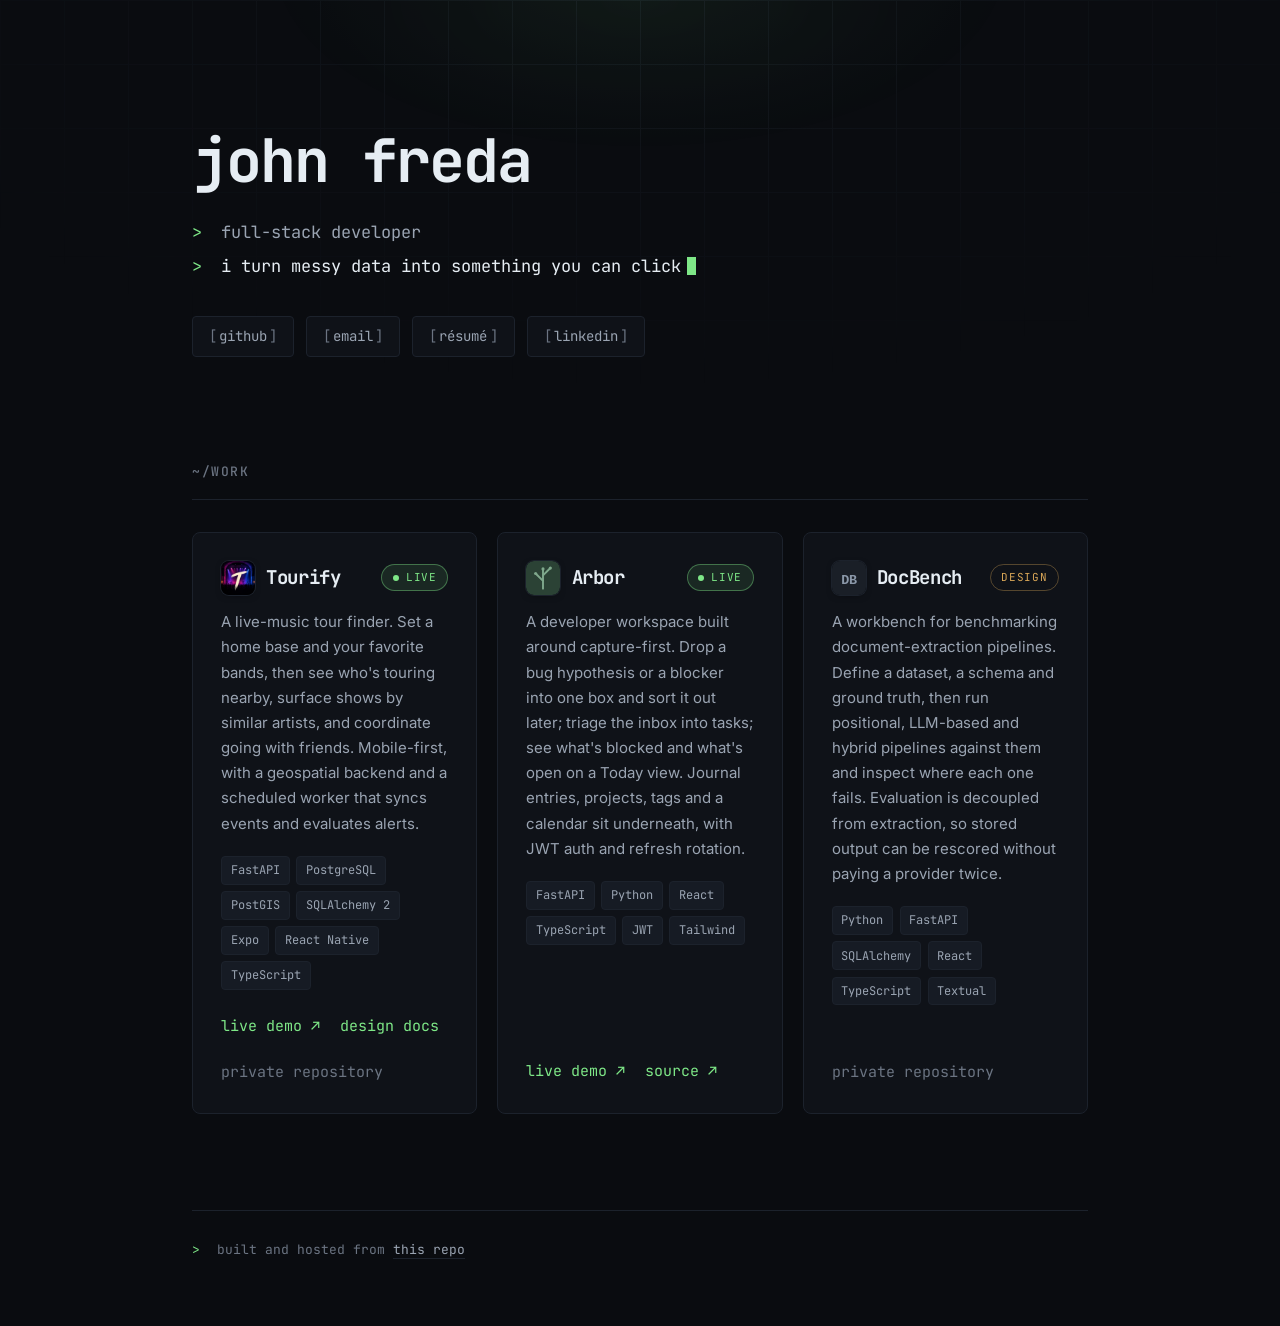
<file: index.html>
<!DOCTYPE html>
<html lang="en">
<head>
<meta charset="UTF-8">
<meta name="viewport" content="width=device-width, initial-scale=1">
<title>John Freda — Full-stack developer</title>
<meta name="description" content="Full-stack developer. I turn messy data into something you can click. FastAPI, React, TypeScript, Postgres.">
<meta name="color-scheme" content="dark">
<meta name="theme-color" content="#0a0c10">

<meta property="og:type" content="website">
<meta property="og:title" content="John Freda — Full-stack developer">
<meta property="og:description" content="I turn messy data into something you can click.">
<meta property="og:url" content="https://johnnyfreda.github.io/">

<link rel="preconnect" href="https://fonts.googleapis.com">
<link rel="preconnect" href="https://fonts.gstatic.com" crossorigin>
<link rel="stylesheet" href="https://fonts.googleapis.com/css2?family=JetBrains+Mono:wght@400;500;700&family=Inter:wght@400;500;600&display=swap">
<link rel="stylesheet" href="style.css">
</head>
<body>
<a class="skip" href="#work">Skip to work</a>

<div class="grid-bg" aria-hidden="true"></div>

<div class="wrap">

  <header class="hero">
    <h1 class="name">john freda</h1>
    <p class="role"><span class="prompt">&gt;</span> full-stack developer</p>
    <p class="tagline">
      <span class="prompt">&gt;</span> i turn messy data into something you can
      click<span class="cursor" aria-hidden="true"></span>
    </p>

    <nav class="links" aria-label="Contact">
      <a href="https://github.com/JohnnyFreda" target="_blank" rel="noopener noreferrer" aria-label="github (opens in a new tab)">github</a>
      <a href="mailto:john&#46;m&#46;freda&#64;gmail&#46;com">email</a>
      <a href="resume/">résumé</a>
      <a href="https://www.linkedin.com/in/john-freda" target="_blank" rel="noopener noreferrer" aria-label="linkedin (opens in a new tab)">linkedin</a>
    </nav>
  </header>

  <main id="work">
    <h2 class="section-label">~/work</h2>

    <ul class="projects">

      <li class="card">
        <div class="card-head">
          <div class="card-id">
            <img class="card-icon" src="img/tourify-icon.png" width="34" height="34"
                 alt="" loading="lazy" decoding="async">
            <h3>Tourify</h3>
          </div>
          <span class="badge badge-live"><span class="dot" aria-hidden="true"></span>live</span>
        </div>
        <p>A live-music tour finder. Set a home base and your favorite bands, then see
        who's touring nearby, surface shows by similar artists, and coordinate going
        with friends. Mobile-first, with a geospatial backend and a scheduled worker
        that syncs events and evaluates alerts.</p>
        <ul class="tags">
          <li>FastAPI</li><li>PostgreSQL</li><li>PostGIS</li>
          <li>SQLAlchemy&nbsp;2</li><li>Expo</li><li>React&nbsp;Native</li><li>TypeScript</li>
        </ul>
        <p class="card-foot">
          <a href="https://tourify-demo.vercel.app" target="_blank" rel="noopener noreferrer">live demo <span aria-hidden="true">&#8599;</span></a>
          <a href="tourify/">design docs</a>
          <span class="muted">private repository</span>
        </p>
      </li>

      <li class="card">
        <div class="card-head">
          <div class="card-id">
            <svg class="card-icon" width="34" height="34" viewBox="0 0 24 24"
                 role="img" aria-hidden="true" focusable="false">
              <rect width="24" height="24" rx="5.5" fill="#2b4235"/>
              <g fill="none" stroke="#7fa88c" stroke-width="1.6"
                 stroke-linecap="round" stroke-linejoin="round"
                 transform="translate(1.8 1.67) scale(0.85)">
                <path d="M12 21V5.5"/>
                <path d="M12 14.5 L6.5 9"/>
                <path d="M12 10 L17.5 4.5"/>
                <circle cx="12" cy="4.6" r="1.3" fill="#7fa88c" stroke="none"/>
                <circle cx="5.9" cy="8.4" r="1.3" fill="#7fa88c" stroke="none"/>
                <circle cx="18.1" cy="3.9" r="1.3" fill="#7fa88c" stroke="none"/>
              </g>
            </svg>
            <h3>Arbor</h3>
          </div>
          <span class="badge badge-live"><span class="dot" aria-hidden="true"></span>live</span>
        </div>
        <p>A developer workspace built around capture-first. Drop a bug hypothesis or a
        blocker into one box and sort it out later; triage the inbox into tasks; see what's
        blocked and what's open on a Today view. Journal entries, projects, tags and a
        calendar sit underneath, with JWT auth and refresh rotation.</p>
        <ul class="tags">
          <li>FastAPI</li><li>Python</li><li>React</li>
          <li>TypeScript</li><li>JWT</li><li>Tailwind</li>
        </ul>
        <p class="card-foot">
          <a href="https://arbor-workspace.vercel.app" target="_blank" rel="noopener noreferrer">live demo <span aria-hidden="true">&#8599;</span></a>
          <a href="https://github.com/JohnnyFreda/Arbor" target="_blank" rel="noopener noreferrer">source <span aria-hidden="true">&#8599;</span></a>
        </p>
      </li>

      <li class="card">
        <div class="card-head">
          <div class="card-id">
            <svg class="card-icon" width="34" height="34" viewBox="0 0 24 24"
                 role="img" aria-hidden="true" focusable="false">
              <rect width="24" height="24" rx="5.5" fill="#1a1f27"/>
              <text x="12" y="16.4" text-anchor="middle" fill="#8b98a9"
                    font-family="ui-monospace, monospace" font-size="9.5"
                    font-weight="700" letter-spacing="-0.3">DB</text>
            </svg>
            <h3>DocBench</h3>
          </div>
          <span class="badge badge-wip">design</span>
        </div>
        <p>A workbench for benchmarking document-extraction pipelines. Define a dataset,
        a schema and ground truth, then run positional, LLM-based and hybrid pipelines
        against them and inspect where each one fails. Evaluation is decoupled from
        extraction, so stored output can be rescored without paying a provider twice.</p>
        <ul class="tags">
          <li>Python</li><li>FastAPI</li><li>SQLAlchemy</li>
          <li>React</li><li>TypeScript</li><li>Textual</li>
        </ul>
        <p class="card-foot"><span class="muted">private repository</span></p>
      </li>

    </ul>
  </main>

  <footer>
    <p><span class="prompt">&gt;</span> built and hosted from
    <a href="https://github.com/JohnnyFreda/JohnnyFreda.github.io" target="_blank" rel="noopener noreferrer">this repo</a></p>
  </footer>

</div>
</body>
</html>
</file>
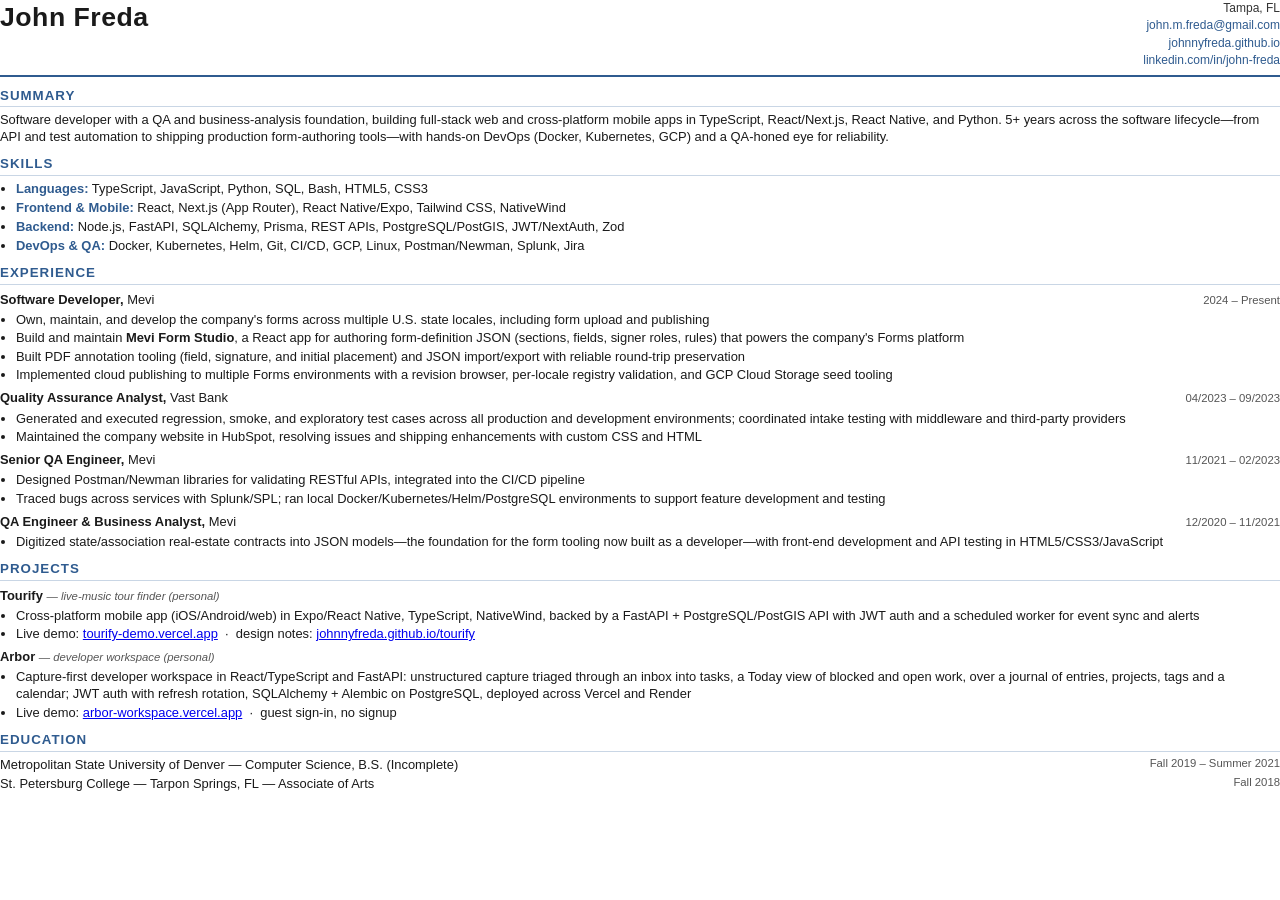
<file: resume/print.html>
<!-- Public copy of the resume. The phone number is deliberately absent: this
     is served on a public site. The version sent directly to people lives
     outside this repo and keeps it.

     PDF is regenerated from this file with:
       chromium --headless --disable-gpu --no-pdf-header-footer \
         --print-to-pdf=John_Freda_Resume.pdf resume/print.html
-->
<!DOCTYPE html>
<html lang="en">
<head>
<meta charset="utf-8">
<title>John Freda — Resume</title>
<style>
  @page { size: letter; margin: 0.45in 0.55in; }
  * { box-sizing: border-box; }
  body { font-family: "Helvetica Neue", Arial, sans-serif; color: #1a1a1a;
    font-size: 9.7pt; line-height: 1.32; margin: 0; }
  header { display: flex; justify-content: space-between; align-items: flex-start;
    border-bottom: 2px solid #2f5b8f; padding-bottom: 5px; margin-bottom: 8px; }
  header .name { font-size: 20pt; font-weight: 700; letter-spacing: 0.5px; }
  header .contact { text-align: right; font-size: 9pt; color: #333; line-height: 1.45; }
  header .contact a { color: #2f5b8f; text-decoration: none; }
  h2 { color: #2f5b8f; font-size: 10pt; text-transform: uppercase; letter-spacing: 1px;
    border-bottom: 1px solid #c9d6e5; padding-bottom: 2px; margin: 10px 0 4px; }
  .role { display: flex; justify-content: space-between; align-items: baseline; margin-top: 6px; }
  .role .title { font-weight: 700; }
  .role .title .co { font-weight: 400; }
  .role .dates { font-size: 8.5pt; color: #555; white-space: nowrap; }
  ul { margin: 3px 0; padding-left: 16px; }
  li { margin: 1.5px 0; }
  p { margin: 3px 0; }
  .skills li { margin: 2px 0; }
  .skills b { color: #2f5b8f; }
  .proj-sub { font-size: 8.5pt; color: #555; font-style: italic; font-weight: 400; }
  .edu-line { display: flex; justify-content: space-between; margin-top: 2px; }
  .edu-line .dates { font-size: 8.5pt; color: #555; white-space: nowrap; padding-left: 12px; }
</style>
</head>
<body>

<header>
  <div class="name">John Freda</div>
  <div class="contact">
    Tampa, FL<br>
    <a href="mailto:john.m.freda@gmail.com">john.m.freda@gmail.com</a><br>
    <a href="https://johnnyfreda.github.io">johnnyfreda.github.io</a><br>
    <a href="https://www.linkedin.com/in/john-freda">linkedin.com/in/john-freda</a>
  </div>
</header>

<h2>Summary</h2>
<p>
  Software developer with a QA and business-analysis foundation, building full-stack web and
  cross-platform mobile apps in TypeScript, React/Next.js, React Native, and Python. 5+ years across
  the software lifecycle&mdash;from API and test automation to shipping production form-authoring tools&mdash;with
  hands-on DevOps (Docker, Kubernetes, GCP) and a QA-honed eye for reliability.
</p>

<h2>Skills</h2>
<ul class="skills">
  <li><b>Languages:</b> TypeScript, JavaScript, Python, SQL, Bash, HTML5, CSS3</li>
  <li><b>Frontend &amp; Mobile:</b> React, Next.js (App Router), React Native/Expo, Tailwind CSS, NativeWind</li>
  <li><b>Backend:</b> Node.js, FastAPI, SQLAlchemy, Prisma, REST APIs, PostgreSQL/PostGIS, JWT/NextAuth, Zod</li>
  <li><b>DevOps &amp; QA:</b> Docker, Kubernetes, Helm, Git, CI/CD, GCP, Linux, Postman/Newman, Splunk, Jira</li>
</ul>

<h2>Experience</h2>

<div class="role">
  <div class="title">Software Developer, <span class="co">Mevi</span></div>
  <div class="dates">2024 &ndash; Present</div>
</div>
<ul>
  <li>Own, maintain, and develop the company's forms across multiple U.S. state locales, including form upload and publishing</li>
  <li>Build and maintain <b>Mevi Form Studio</b>, a React app for authoring form-definition JSON
      (sections, fields, signer roles, rules) that powers the company's Forms platform</li>
  <li>Built PDF annotation tooling (field, signature, and initial placement) and JSON import/export
      with reliable round-trip preservation</li>
  <li>Implemented cloud publishing to multiple Forms environments with a revision browser, per-locale
      registry validation, and GCP Cloud Storage seed tooling</li>
</ul>

<div class="role">
  <div class="title">Quality Assurance Analyst, <span class="co">Vast Bank</span></div>
  <div class="dates">04/2023 &ndash; 09/2023</div>
</div>
<ul>
  <li>Generated and executed regression, smoke, and exploratory test cases across all production and
      development environments; coordinated intake testing with middleware and third-party providers</li>
  <li>Maintained the company website in HubSpot, resolving issues and shipping enhancements with custom CSS and HTML</li>
</ul>

<div class="role">
  <div class="title">Senior QA Engineer, <span class="co">Mevi</span></div>
  <div class="dates">11/2021 &ndash; 02/2023</div>
</div>
<ul>
  <li>Designed Postman/Newman libraries for validating RESTful APIs, integrated into the CI/CD pipeline</li>
  <li>Traced bugs across services with Splunk/SPL; ran local Docker/Kubernetes/Helm/PostgreSQL environments
      to support feature development and testing</li>
</ul>

<div class="role">
  <div class="title">QA Engineer &amp; Business Analyst, <span class="co">Mevi</span></div>
  <div class="dates">12/2020 &ndash; 11/2021</div>
</div>
<ul>
  <li>Digitized state/association real-estate contracts into JSON models&mdash;the foundation for the form
      tooling now built as a developer&mdash;with front-end development and API testing in HTML5/CSS3/JavaScript</li>
</ul>

<h2>Projects</h2>
<div class="role">
  <div class="title">Tourify <span class="proj-sub">&mdash; live-music tour finder (personal)</span></div>
</div>
<ul>
  <li>Cross-platform mobile app (iOS/Android/web) in Expo/React Native, TypeScript, NativeWind, backed by a
      FastAPI + PostgreSQL/PostGIS API with JWT auth and a scheduled worker for event sync and alerts</li>
  <li>Live demo: <a href="https://tourify-demo.vercel.app">tourify-demo.vercel.app</a>
      &nbsp;&middot;&nbsp; design notes: <a href="https://johnnyfreda.github.io/tourify/">johnnyfreda.github.io/tourify</a></li>
</ul>

<div class="role">
  <div class="title">Arbor <span class="proj-sub">&mdash; developer workspace (personal)</span></div>
</div>
<ul>
  <li>Capture-first developer workspace in React/TypeScript and FastAPI: unstructured capture triaged
      through an inbox into tasks, a Today view of blocked and open work, over a journal of entries,
      projects, tags and a calendar; JWT auth with refresh rotation, SQLAlchemy + Alembic on PostgreSQL,
      deployed across Vercel and Render</li>
  <li>Live demo: <a href="https://arbor-workspace.vercel.app">arbor-workspace.vercel.app</a>
      &nbsp;&middot;&nbsp; guest sign-in, no signup</li>
</ul>

<h2>Education</h2>
<div class="edu-line">
  <div>Metropolitan State University of Denver &mdash; Computer Science, B.S. (Incomplete)</div>
  <div class="dates">Fall 2019 &ndash; Summer 2021</div>
</div>
<div class="edu-line">
  <div>St. Petersburg College &mdash; Tarpon Springs, FL &mdash; Associate of Arts</div>
  <div class="dates">Fall 2018</div>
</div>

</body>
</html>
</file>
<file: style.css>
/* ── tokens ─────────────────────────────────────────────── */
:root {
  --bg:        #0a0c10;
  --bg-card:   #0f1218;
  --bg-tag:    #161b24;
  --line:      #1c222c;
  --line-soft: #161b23;
  --fg:        #e6edf3;
  --fg-dim:    #9aa4b2;
  --fg-faint:  #6b7482;
  --accent:    #7ee787;
  --accent-dim: rgba(126, 231, 135, 0.10);

  --mono: "JetBrains Mono", ui-monospace, SFMono-Regular, Menlo, Consolas, monospace;
  --sans: "Inter", ui-sans-serif, system-ui, -apple-system, "Segoe UI", Helvetica, Arial, sans-serif;

  --measure: 68ch;
  --pad: clamp(1.5rem, 5vw, 3rem);
}

*, *::before, *::after { box-sizing: border-box; }

html { -webkit-text-size-adjust: 100%; }

body {
  margin: 0;
  background: var(--bg);
  color: var(--fg);
  font-family: var(--sans);
  font-size: clamp(1rem, 0.97rem + 0.15vw, 1.0625rem);
  line-height: 1.7;
  -webkit-font-smoothing: antialiased;
  overflow-x: hidden;
}

/* ── background: grid + glow ────────────────────────────── */
.grid-bg {
  position: fixed;
  inset: 0;
  z-index: -1;
  pointer-events: none;
  background-image:
    linear-gradient(var(--line-soft) 1px, transparent 1px),
    linear-gradient(90deg, var(--line-soft) 1px, transparent 1px);
  background-size: 64px 64px;
  -webkit-mask-image: radial-gradient(ellipse 80% 55% at 50% 0%, #000 0%, transparent 78%);
          mask-image: radial-gradient(ellipse 80% 55% at 50% 0%, #000 0%, transparent 78%);
  opacity: 0.75;
}
.grid-bg::after {
  content: "";
  position: absolute;
  inset: 0;
  background: radial-gradient(ellipse 45% 32% at 50% -4%, var(--accent-dim), transparent 70%);
}

/* ── layout ─────────────────────────────────────────────── */
.wrap {
  max-width: 62rem;
  margin-inline: auto;
  padding: clamp(4rem, 12vw, 8rem) var(--pad) 4rem;
}

.skip {
  position: absolute;
  left: -9999px;
  top: 0;
  background: var(--accent);
  color: #06210b;
  font-family: var(--mono);
  padding: 0.6rem 1rem;
  z-index: 10;
}
.skip:focus { left: 0; }

/* ── hero ───────────────────────────────────────────────── */
.hero { margin-bottom: clamp(4rem, 10vw, 6.5rem); }

.name {
  font-family: var(--mono);
  font-weight: 700;
  font-size: clamp(2rem, 1.35rem + 3.2vw, 3.75rem);
  line-height: 1.1;
  letter-spacing: -0.035em;
  margin: 0 0 1.5rem;
}

.role, .tagline {
  font-family: var(--mono);
  font-size: clamp(0.9rem, 0.85rem + 0.3vw, 1.0625rem);
  line-height: 1.65;
  margin: 0;
  max-width: var(--measure);
  text-wrap: pretty;
}
.role    { color: var(--fg-dim); margin-bottom: 0.4rem; }
.tagline { color: var(--fg); }

.prompt {
  color: var(--accent);
  user-select: none;
  margin-right: 0.55rem;
}

.cursor {
  display: inline-block;
  width: 0.55em;
  height: 1.05em;
  margin-left: 0.35em;
  vertical-align: -0.16em;
  background: var(--accent);
  animation: blink 1.15s steps(1, end) infinite;
}
@keyframes blink { 0%, 50% { opacity: 1; } 50.01%, 100% { opacity: 0; } }

/* ── contact links ──────────────────────────────────────── */
.links {
  display: flex;
  flex-wrap: wrap;
  gap: 0.75rem;
  margin-top: 2.25rem;
}
.links a {
  font-family: var(--mono);
  font-size: 0.875rem;
  color: var(--fg-dim);
  text-decoration: none;
  border: 1px solid var(--line);
  border-radius: 4px;
  padding: 0.45rem 1rem;
  background: var(--bg-card);
  transition: color 0.18s, border-color 0.18s, background 0.18s;
}
.links a::before { content: "["; color: var(--fg-faint); margin-right: 0.15em; }
.links a::after  { content: "]"; color: var(--fg-faint); margin-left: 0.15em; }
.links a:hover {
  color: var(--accent);
  border-color: var(--accent);
  background: var(--accent-dim);
}
.links a:hover::before, .links a:hover::after { color: var(--accent); }

/* ── section label ──────────────────────────────────────── */
.section-label {
  font-family: var(--mono);
  font-size: 0.8125rem;
  font-weight: 500;
  letter-spacing: 0.12em;
  text-transform: uppercase;
  color: var(--fg-faint);
  margin: 0 0 2rem;
  padding-bottom: 1rem;
  border-bottom: 1px solid var(--line);
}

/* ── project cards ──────────────────────────────────────── */
.projects {
  list-style: none;
  margin: 0;
  padding: 0;
  display: grid;
  /* Three across on desktop. The old 21rem minimum could only ever fit two
     columns in this container, so three cards wrapped to 2 + 1. */
  grid-template-columns: repeat(auto-fit, minmax(min(100%, 16.5rem), 1fr));
  gap: 1.25rem;
}

.card {
  position: relative;
  display: flex;
  flex-direction: column;
  background: var(--bg-card);
  border: 1px solid var(--line);
  border-radius: 8px;
  padding: 1.75rem;
  transition: border-color 0.2s, transform 0.2s, box-shadow 0.2s;
}
.card:hover {
  border-color: color-mix(in srgb, var(--accent) 45%, var(--line));
  transform: translateY(-3px);
  box-shadow: 0 12px 34px -18px rgba(126, 231, 135, 0.42);
}

.card-head {
  display: flex;
  align-items: center;
  justify-content: space-between;
  flex-wrap: wrap;
  gap: 0.75rem;
  margin-bottom: 0.9rem;
}

/* Icon + title travel together, so the badge stays pinned right when the
   head wraps on a narrow card. */
.card-id {
  display: flex;
  align-items: center;
  gap: 0.7rem;
  min-width: 0;
}

.card-icon {
  width: 34px;
  height: 34px;
  flex-shrink: 0;
  border-radius: 8px;
  /* The tile edge is nearly the page background, so a hairline keeps the
     icon from bleeding into the card. */
  box-shadow: 0 0 0 1px var(--line), 0 2px 8px -4px rgba(0, 0, 0, 0.8);
}
.card h3 {
  font-family: var(--mono);
  font-size: 1.1875rem;
  font-weight: 700;
  letter-spacing: -0.02em;
  margin: 0;
}
.card p {
  margin: 0;
  color: var(--fg-dim);
  font-size: 0.9375rem;
  line-height: 1.68;
  text-wrap: pretty;
}

/* ── badges ─────────────────────────────────────────────── */
.badge {
  font-family: var(--mono);
  font-size: 0.6875rem;
  letter-spacing: 0.07em;
  text-transform: uppercase;
  color: var(--fg-faint);
  border: 1px solid var(--line);
  border-radius: 999px;
  padding: 0.2rem 0.65rem;
  white-space: nowrap;
  flex-shrink: 0;
}
.badge-live {
  color: var(--accent);
  border-color: color-mix(in srgb, var(--accent) 40%, transparent);
  background: var(--accent-dim);
  display: inline-flex;
  align-items: center;
  gap: 0.45rem;
}
.dot {
  width: 6px; height: 6px;
  border-radius: 50%;
  background: var(--accent);
  box-shadow: 0 0 0 0 color-mix(in srgb, var(--accent) 70%, transparent);
  animation: pulse 2.2s ease-out infinite;
}
@keyframes pulse {
  70%  { box-shadow: 0 0 0 6px transparent; }
  100% { box-shadow: 0 0 0 0 transparent; }
}
.badge-wip { color: #d8a657; border-color: rgba(216, 166, 87, 0.35); }

/* ── tech tags ──────────────────────────────────────────── */
.tags {
  list-style: none;
  display: flex;
  flex-wrap: wrap;
  gap: 0.4rem;
  margin: 1.25rem 0 0;
  padding: 0;
}
.tags li {
  font-family: var(--mono);
  font-size: 0.75rem;
  color: var(--fg-dim);
  background: var(--bg-tag);
  border: 1px solid var(--line);
  border-radius: 4px;
  padding: 0.2rem 0.55rem;
}

/* ── card footer ────────────────────────────────────────── */
.card-foot {
  display: flex;
  flex-wrap: wrap;
  gap: 1.25rem;
  margin-top: auto !important;
  padding-top: 1.5rem;
  font-family: var(--mono);
  font-size: 0.8125rem;
}
.card-foot a {
  color: var(--accent);
  text-decoration: none;
  border-bottom: 1px solid transparent;
  transition: border-color 0.18s;
}
.card-foot a:hover { border-bottom-color: var(--accent); }
.muted { color: var(--fg-faint); }

/* ── footer ─────────────────────────────────────────────── */
footer {
  margin-top: clamp(4rem, 10vw, 6rem);
  padding-top: 1.75rem;
  border-top: 1px solid var(--line);
  font-family: var(--mono);
  font-size: 0.8125rem;
  color: var(--fg-faint);
}
footer p { margin: 0; }
footer a { color: var(--fg-dim); text-decoration: none; border-bottom: 1px solid var(--line); }
footer a:hover { color: var(--accent); border-bottom-color: var(--accent); }

/* ── a11y ───────────────────────────────────────────────── */
:focus-visible {
  outline: 2px solid var(--accent);
  outline-offset: 3px;
  border-radius: 3px;
}

@media (prefers-reduced-motion: reduce) {
  .cursor, .dot { animation: none; }
  .card:hover { transform: none; }
  *, *::before, *::after {
    transition-duration: 0.01ms !important;
    animation-duration: 0.01ms !important;
  }
}
</file>
